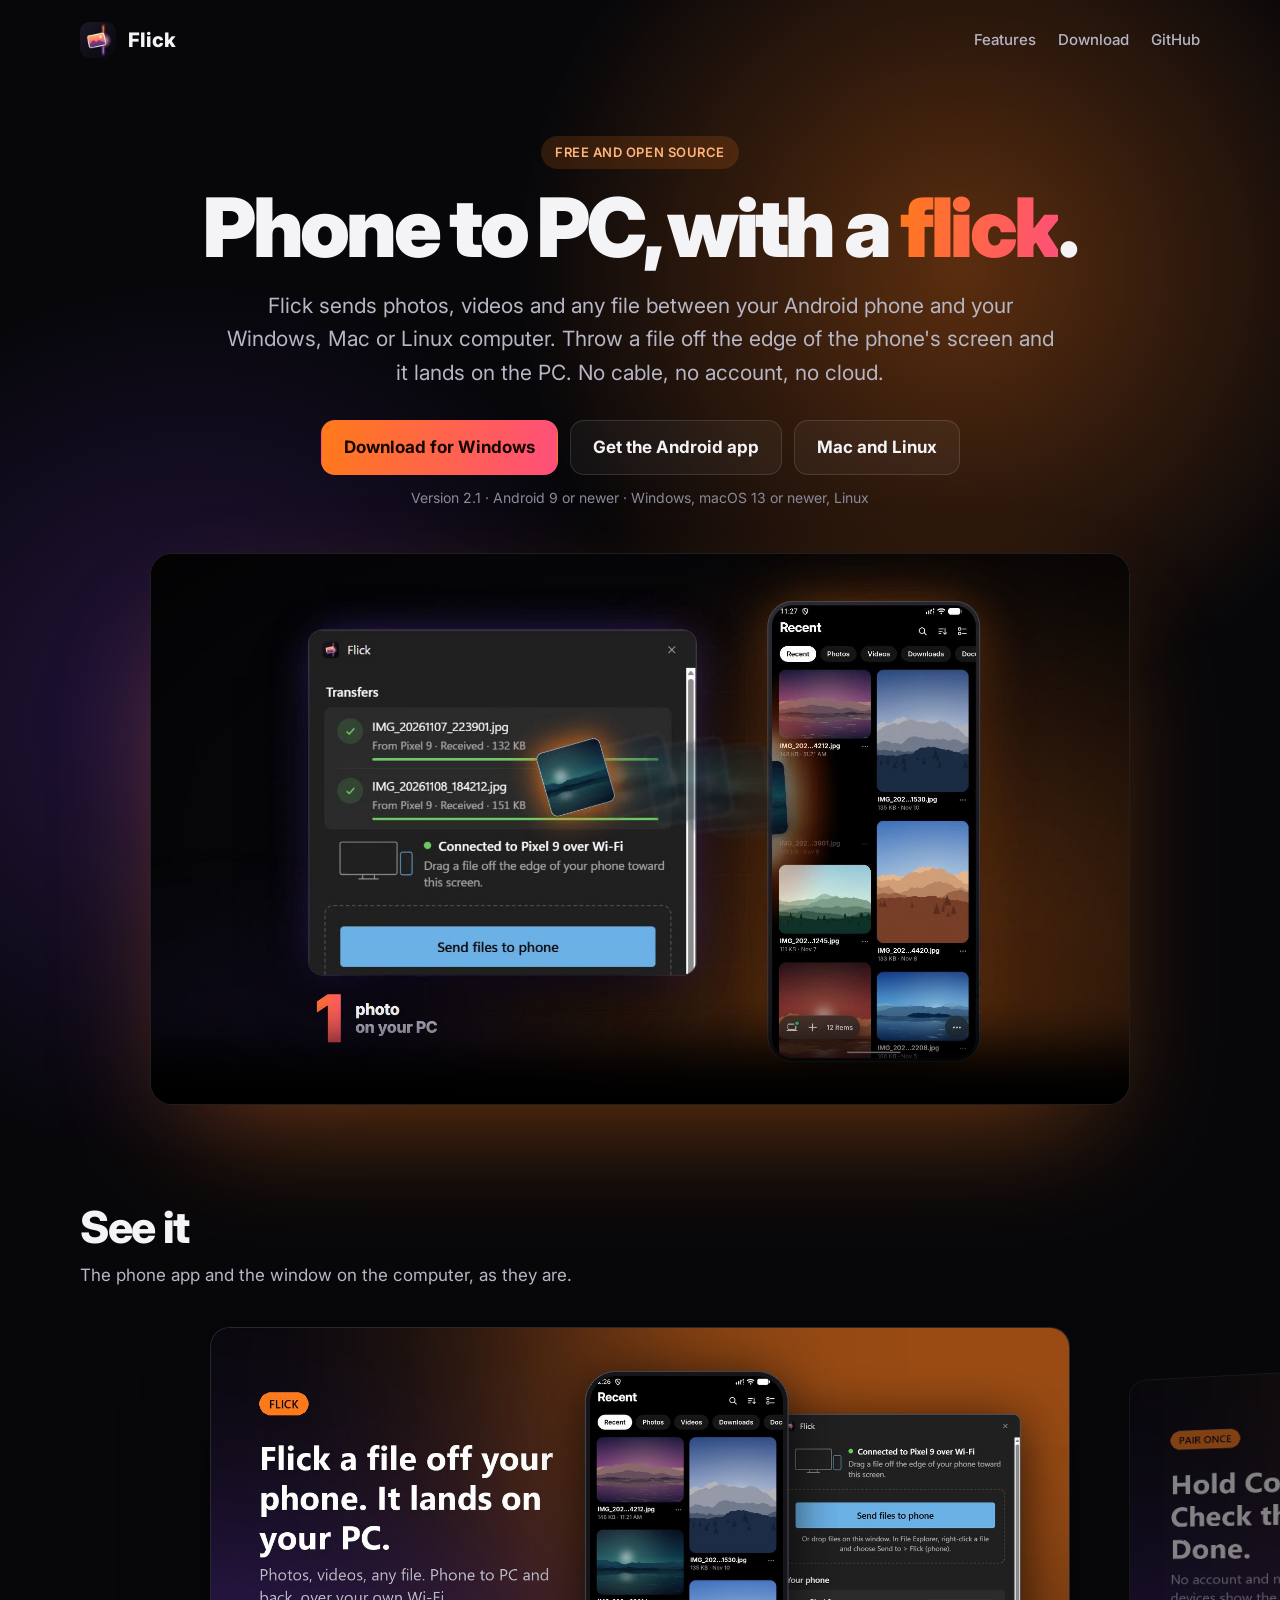
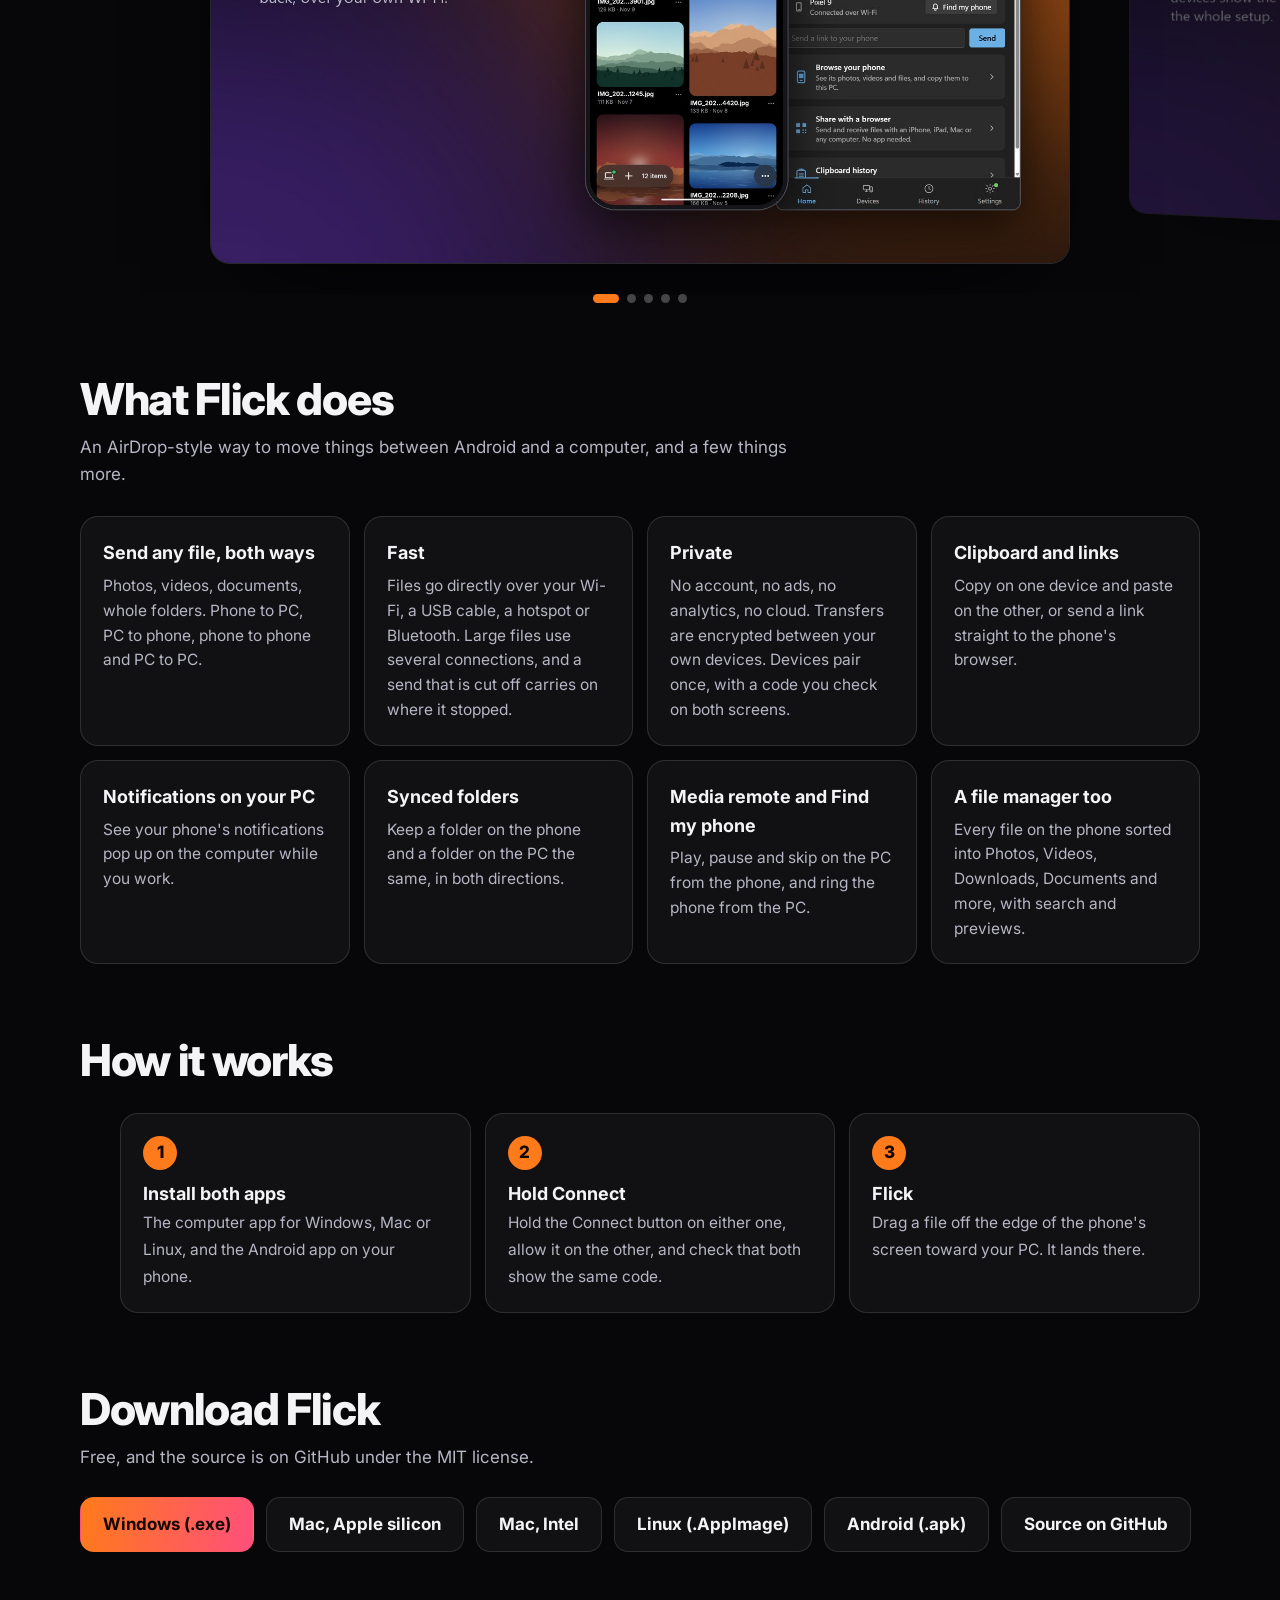
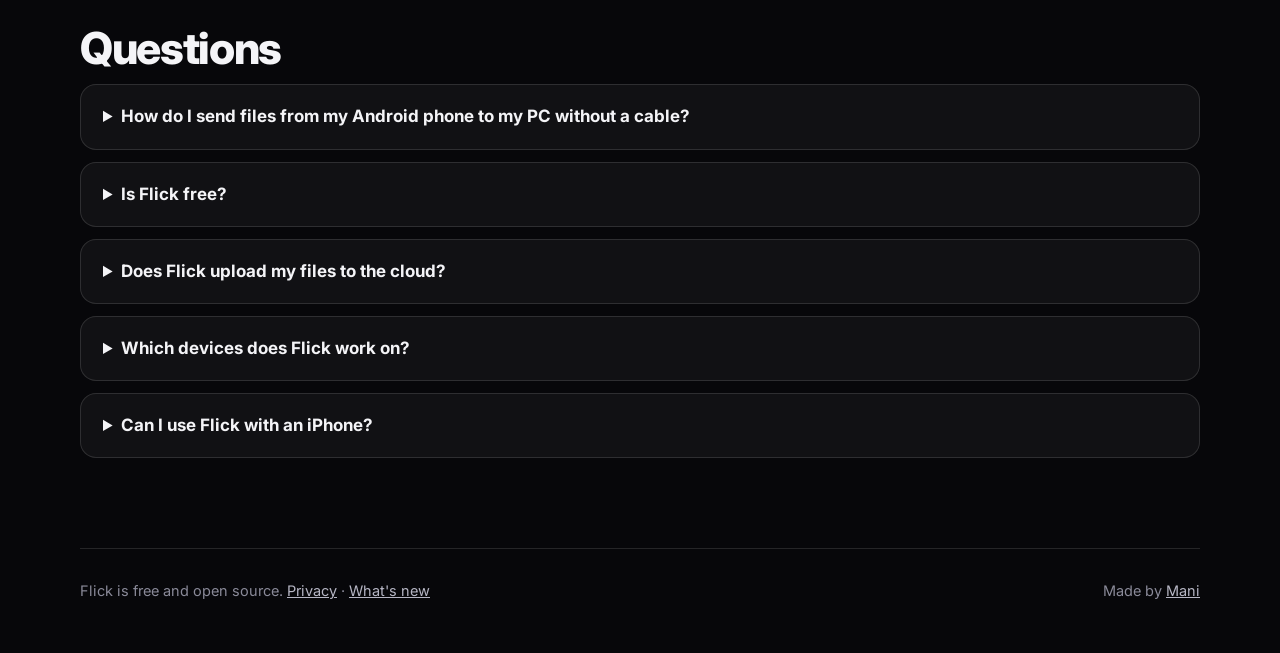
<file: flick.html>
<!DOCTYPE html>
<html lang="en">
<head>
  <meta charset="utf-8">
  <meta name="viewport" content="width=device-width, initial-scale=1">
  <title>Flick: send files from your phone to your PC with a flick (free, open source)</title>
  <meta name="description" content="Flick sends photos, videos and any file between an Android phone and a Windows, Mac or Linux computer with a flick of your finger. No cable, no account, no cloud. Free and open source.">
  <meta name="theme-color" content="#07070a">
  <meta name="color-scheme" content="dark">
  <link rel="canonical" href="https://maniw1234.github.io/flick.html">
  <meta property="og:type" content="website">
  <meta property="og:site_name" content="Flick">
  <meta property="og:title" content="Flick: phone to PC with a flick">
  <meta property="og:description" content="Throw files from your Android phone to your Windows, Mac or Linux computer. Fast, private, no cables. Free and open source.">
  <meta property="og:url" content="https://maniw1234.github.io/flick.html">
  <meta property="og:image" content="https://maniw1234.github.io/assets/uploads/flick-og.jpg">
  <meta property="og:image:width" content="1200">
  <meta property="og:image:height" content="630">
  <meta property="og:image:alt" content="The Flick phone app next to the Flick window on a computer, with the words: Flick a file off your phone. It lands on your PC.">
  <meta name="twitter:card" content="summary_large_image">
  <meta name="twitter:title" content="Flick: phone to PC with a flick">
  <meta name="twitter:description" content="Throw files from your Android phone to your computer. Fast, private, no cables. Free and open source.">
  <meta name="twitter:image" content="https://maniw1234.github.io/assets/uploads/flick-og.jpg">
  <link rel="icon" href="assets/uploads/flick-icon.png">
  <link rel="preconnect" href="https://fonts.googleapis.com">
  <link rel="preconnect" href="https://fonts.gstatic.com" crossorigin>
  <link rel="stylesheet" href="https://fonts.googleapis.com/css2?family=Inter:wght@400;500;600;700;800;900&display=swap">
  <script type="application/ld+json">
  {
    "@context": "https://schema.org",
    "@type": "SoftwareApplication",
    "name": "Flick",
    "description": "Send files between an Android phone and a Windows, Mac or Linux computer with a flick of your finger. Also shares the clipboard and links, shows phone notifications on the PC, syncs folders and works as a media remote.",
    "applicationCategory": "UtilitiesApplication",
    "operatingSystem": "Android 9 or newer, Windows, macOS 13 or newer, Linux",
    "softwareVersion": "2.1.0",
    "offers": { "@type": "Offer", "price": "0", "priceCurrency": "USD" },
    "isAccessibleForFree": true,
    "license": "https://opensource.org/licenses/MIT",
    "url": "https://maniw1234.github.io/flick.html",
    "downloadUrl": "https://github.com/Maniw1234/flick/releases/latest",
    "codeRepository": "https://github.com/Maniw1234/flick",
    "image": "https://maniw1234.github.io/assets/uploads/flick-og.jpg",
    "screenshot": [
      "https://maniw1234.github.io/assets/uploads/flick-1-flick.jpg",
      "https://maniw1234.github.io/assets/uploads/flick-2-pair.jpg",
      "https://maniw1234.github.io/assets/uploads/flick-3-send.jpg"
    ],
    "author": { "@type": "Person", "name": "Mani", "url": "https://maniw1234.github.io/" }
  }
  </script>
  <script type="application/ld+json">
  {
    "@context": "https://schema.org",
    "@type": "FAQPage",
    "mainEntity": [
      { "@type": "Question", "name": "How do I send files from my Android phone to my PC without a cable?",
        "acceptedAnswer": { "@type": "Answer", "text": "Install Flick on the phone and on the computer, hold Connect on one of them and allow it on the other. Then flick a file off the edge of the phone's screen, toward the computer, and it is saved there. Files travel over your own Wi-Fi, a hotspot or Bluetooth." } },
      { "@type": "Question", "name": "Is Flick free?",
        "acceptedAnswer": { "@type": "Answer", "text": "Yes. Flick is free and open source under the MIT license, with no ads, no account and no paid tier." } },
      { "@type": "Question", "name": "Does Flick upload my files to the cloud?",
        "acceptedAnswer": { "@type": "Answer", "text": "No. Files go straight from one of your devices to the other, encrypted, and never pass through a server on the internet." } },
      { "@type": "Question", "name": "Which devices does Flick work on?",
        "acceptedAnswer": { "@type": "Answer", "text": "Android 9 or newer on the phone, and Windows, macOS 13 or newer, or Linux on the computer. It also sends from phone to phone and from computer to computer." } },
      { "@type": "Question", "name": "Can I use Flick with an iPhone?",
        "acceptedAnswer": { "@type": "Answer", "text": "There is no iPhone app, but the computer app has Share with a browser: an iPhone, iPad or any other device on the same network can send and receive files through its web browser." } }
    ]
  }
  </script>
  <style>
    :root { --bg: #07070a; --ink: #f4f4f7; --muted: #b6b6c4; --dim: #8a8a99; --acc: #ff7a1a; --acc2: #ff4f7b; --line: rgba(255,255,255,.12); --card: rgba(255,255,255,.045); }
    * { box-sizing: border-box; margin: 0; }
    html { scroll-behavior: smooth; }
    body { background: var(--bg); color: var(--ink); font: 400 17px/1.6 "Inter", system-ui, -apple-system, "Segoe UI", Roboto, sans-serif; -webkit-font-smoothing: antialiased; overflow-x: hidden; }
    body::before { content: ""; position: fixed; inset: -20% -10% auto auto; width: 70vw; height: 70vw; background: radial-gradient(closest-side, rgba(255,122,26,.34), transparent); pointer-events: none; z-index: -1; }
    body::after { content: ""; position: fixed; inset: auto auto -30% -20%; width: 70vw; height: 70vw; background: radial-gradient(closest-side, rgba(140,70,255,.22), transparent); pointer-events: none; z-index: -1; }
    a { color: inherit; }
    .wrap { width: min(1120px, 100% - 40px); margin: 0 auto; }
    header { display: flex; align-items: center; justify-content: space-between; padding: 22px 0; }
    .brand { display: flex; align-items: center; gap: 12px; font-weight: 800; font-size: 20px; text-decoration: none; }
    .brand img { width: 36px; height: 36px; border-radius: 9px; }
    nav a { margin-left: 22px; color: var(--muted); text-decoration: none; font-weight: 500; font-size: 15px; }
    nav a:hover { color: var(--ink); }
    .hero { padding: 56px 0 26px; text-align: center; }
    .pill { display: inline-block; padding: 6px 14px; border-radius: 999px; background: rgba(255,122,26,.16); color: #ffb37d; font-weight: 600; font-size: 13px; letter-spacing: .04em; text-transform: uppercase; }
    h1 { margin: 18px auto 0; max-width: 15em; font-size: clamp(38px, 7vw, 82px); font-weight: 900; letter-spacing: -.045em; line-height: 1; }
    h1 em { font-style: normal; background: linear-gradient(100deg, var(--acc), var(--acc2)); -webkit-background-clip: text; background-clip: text; color: transparent; }
    .lede { margin: 20px auto 0; max-width: 40em; color: var(--muted); font-size: clamp(17px, 2vw, 21px); }
    .cta { margin-top: 30px; display: flex; flex-wrap: wrap; gap: 12px; justify-content: center; }
    .btn { display: inline-flex; align-items: center; gap: 8px; padding: 13px 22px; border-radius: 14px; font-weight: 700; text-decoration: none; border: 1px solid var(--line); background: var(--card); transition: transform .15s, background .15s; }
    .btn:hover { transform: translateY(-2px); background: rgba(255,255,255,.09); }
    .btn.primary { background: linear-gradient(100deg, var(--acc), var(--acc2)); color: #140800; border-color: transparent; }
    .note { margin-top: 12px; color: var(--dim); font-size: 14px; }
    .film { margin: 44px auto 0; max-width: 980px; border-radius: 22px; overflow: hidden; border: 1px solid var(--line); box-shadow: 0 50px 120px -40px rgba(255,122,26,.45); background: #000; }
    .film video, .film img { display: block; width: 100%; height: auto; }
    section { padding: 72px 0 0; }
    h2 { font-size: clamp(28px, 4vw, 44px); font-weight: 800; letter-spacing: -.03em; line-height: 1.1; }
    .sub { margin-top: 10px; color: var(--muted); max-width: 44em; }
    /* screenshots: a strip that snaps, one after another, and tilts toward the middle */
    .strip { margin-top: 28px; display: flex; gap: 22px; overflow-x: auto; scroll-snap-type: x mandatory; padding: 10px calc(50% - min(430px, 44vw)) 30px; scrollbar-width: none; perspective: 1600px; }
    .strip::-webkit-scrollbar { display: none; }
    .strip figure { flex: 0 0 min(860px, 88vw); aspect-ratio: 16 / 10; background: #0b0b10; scroll-snap-align: center; border-radius: 20px; overflow: hidden; border: 1px solid var(--line); box-shadow: 0 40px 90px -40px #000; transition: transform .5s cubic-bezier(.2,.8,.2,1), opacity .5s; transform: rotateY(var(--ry, 0deg)) scale(var(--sc, .9)); opacity: var(--op, .55); }
    .strip img { display: block; width: 100%; height: auto; }
    .dots { display: flex; justify-content: center; gap: 8px; }
    .dots button { width: 9px; height: 9px; padding: 0; border-radius: 50%; border: 0; background: rgba(255,255,255,.25); cursor: pointer; }
    .dots button[aria-current="true"] { background: var(--acc); width: 26px; border-radius: 9px; }
    .grid { margin-top: 28px; display: grid; grid-template-columns: repeat(auto-fit, minmax(250px, 1fr)); gap: 14px; }
    .card { padding: 22px; border-radius: 18px; border: 1px solid var(--line); background: var(--card); }
    .card h3 { font-size: 18px; font-weight: 700; }
    .card p { margin-top: 6px; color: var(--muted); font-size: 15.5px; }
    .steps { margin-top: 28px; display: grid; grid-template-columns: repeat(auto-fit, minmax(240px, 1fr)); gap: 14px; counter-reset: s; }
    .steps li { list-style: none; padding: 22px; border-radius: 18px; border: 1px solid var(--line); background: var(--card); counter-increment: s; }
    .steps li::before { content: counter(s); display: inline-grid; place-items: center; width: 34px; height: 34px; margin-bottom: 10px; border-radius: 50%; background: var(--acc); color: #140800; font-weight: 800; }
    .steps b { display: block; font-size: 18px; }
    .steps span { color: var(--muted); font-size: 15.5px; }
    .dl { margin-top: 26px; display: flex; flex-wrap: wrap; gap: 12px; }
    details { margin-top: 12px; padding: 18px 22px; border-radius: 16px; border: 1px solid var(--line); background: var(--card); }
    summary { cursor: pointer; font-weight: 700; font-size: 17px; }
    details p { margin-top: 10px; color: var(--muted); }
    footer { margin-top: 90px; padding: 30px 0 50px; border-top: 1px solid var(--line); color: var(--dim); font-size: 14.5px; display: flex; flex-wrap: wrap; gap: 8px 22px; justify-content: space-between; }
    footer a { color: var(--muted); }
    @media (prefers-reduced-motion: reduce) { html { scroll-behavior: auto; } .strip figure, .btn { transition: none; } }
  </style>
</head>
<body>
  <div class="wrap">
    <header>
      <a class="brand" href="#top"><img src="assets/uploads/flick-icon.png" alt="" width="36" height="36">Flick</a>
      <nav><a href="#features">Features</a><a href="#download">Download</a><a href="https://github.com/Maniw1234/flick">GitHub</a></nav>
    </header>

    <main id="top">
      <div class="hero">
        <span class="pill">Free and open source</span>
        <h1>Phone to PC, with a <em>flick</em>.</h1>
        <p class="lede">Flick sends photos, videos and any file between your Android phone and your Windows, Mac or Linux computer. Throw a file off the edge of the phone's screen and it lands on the PC. No cable, no account, no cloud.</p>
        <div class="cta">
          <a class="btn primary" href="https://github.com/Maniw1234/flick/releases/latest/download/Flick-Setup.exe">Download for Windows</a>
          <a class="btn" href="https://github.com/Maniw1234/flick/releases/latest/download/Flick.apk">Get the Android app</a>
          <a class="btn" href="#download">Mac and Linux</a>
        </div>
        <p class="note">Version 2.1 · Android 9 or newer · Windows, macOS 13 or newer, Linux</p>
        <div class="film"><video src="assets/uploads/flick-hero.mp4" poster="assets/uploads/flick-hero.jpg" autoplay muted loop playsinline controls preload="metadata" width="1920" height="1080" aria-label="Photos are flicked off a phone and land in the Flick window on a PC"></video></div>
      </div>

      <section aria-labelledby="shots-h">
        <h2 id="shots-h">See it</h2>
        <p class="sub">The phone app and the window on the computer, as they are.</p>
      </section>
    </main>
  </div>

  <div class="strip" id="strip" tabindex="0" aria-label="Screenshots of Flick">
    <figure><img src="assets/uploads/flick-1-flick.jpg" width="1600" height="1000" alt="Flick on a phone showing photos, next to the Flick window on a PC that is connected to the phone"></figure>
    <figure><img src="assets/uploads/flick-2-pair.jpg" width="1600" height="1000" loading="lazy" alt="Pairing: the phone and the PC both show the code 363 625, with Allow on the PC and Same code on the phone"></figure>
    <figure><img src="assets/uploads/flick-3-send.jpg" width="1600" height="1000" loading="lazy" alt="A file's menu on the phone with Send to Home PC, and the PC's History listing files received from the phone"></figure>
    <figure><img src="assets/uploads/flick-4-more.jpg" width="1600" height="1000" loading="lazy" alt="The phone's menu with Send clipboard, Clipboard history, Media remote, Transfers and Synced folders, next to the PC's Devices page"></figure>
    <figure><img src="assets/uploads/flick-5-private.jpg" width="1600" height="1000" loading="lazy" alt="Flick's Settings on the phone"></figure>
  </div>
  <div class="dots" id="dots" aria-hidden="true"></div>

  <div class="wrap">
    <section id="features" aria-labelledby="feat-h">
      <h2 id="feat-h">What Flick does</h2>
      <p class="sub">An AirDrop-style way to move things between Android and a computer, and a few things more.</p>
      <div class="grid">
        <div class="card"><h3>Send any file, both ways</h3><p>Photos, videos, documents, whole folders. Phone to PC, PC to phone, phone to phone and PC to PC.</p></div>
        <div class="card"><h3>Fast</h3><p>Files go directly over your Wi-Fi, a USB cable, a hotspot or Bluetooth. Large files use several connections, and a send that is cut off carries on where it stopped.</p></div>
        <div class="card"><h3>Private</h3><p>No account, no ads, no analytics, no cloud. Transfers are encrypted between your own devices. Devices pair once, with a code you check on both screens.</p></div>
        <div class="card"><h3>Clipboard and links</h3><p>Copy on one device and paste on the other, or send a link straight to the phone's browser.</p></div>
        <div class="card"><h3>Notifications on your PC</h3><p>See your phone's notifications pop up on the computer while you work.</p></div>
        <div class="card"><h3>Synced folders</h3><p>Keep a folder on the phone and a folder on the PC the same, in both directions.</p></div>
        <div class="card"><h3>Media remote and Find my phone</h3><p>Play, pause and skip on the PC from the phone, and ring the phone from the PC.</p></div>
        <div class="card"><h3>A file manager too</h3><p>Every file on the phone sorted into Photos, Videos, Downloads, Documents and more, with search and previews.</p></div>
      </div>
    </section>

    <section aria-labelledby="how-h">
      <h2 id="how-h">How it works</h2>
      <ol class="steps">
        <li><b>Install both apps</b><span>The computer app for Windows, Mac or Linux, and the Android app on your phone.</span></li>
        <li><b>Hold Connect</b><span>Hold the Connect button on either one, allow it on the other, and check that both show the same code.</span></li>
        <li><b>Flick</b><span>Drag a file off the edge of the phone's screen toward your PC. It lands there.</span></li>
      </ol>
    </section>

    <section id="download" aria-labelledby="dl-h">
      <h2 id="dl-h">Download Flick</h2>
      <p class="sub">Free, and the source is on GitHub under the MIT license.</p>
      <div class="dl">
        <a class="btn primary" href="https://github.com/Maniw1234/flick/releases/latest/download/Flick-Setup.exe">Windows (.exe)</a>
        <a class="btn" href="https://github.com/Maniw1234/flick/releases/latest/download/Flick-mac-arm64.dmg">Mac, Apple silicon</a>
        <a class="btn" href="https://github.com/Maniw1234/flick/releases/latest/download/Flick-mac-x64.dmg">Mac, Intel</a>
        <a class="btn" href="https://github.com/Maniw1234/flick/releases/latest/download/Flick-linux-x86_64.AppImage">Linux (.AppImage)</a>
        <a class="btn" href="https://github.com/Maniw1234/flick/releases/latest/download/Flick.apk">Android (.apk)</a>
        <a class="btn" href="https://github.com/Maniw1234/flick">Source on GitHub</a>
      </div>
    </section>

    <section aria-labelledby="faq-h">
      <h2 id="faq-h">Questions</h2>
      <details><summary>How do I send files from my Android phone to my PC without a cable?</summary><p>Install Flick on the phone and on the computer, hold Connect on one of them and allow it on the other. Then flick a file off the edge of the phone's screen, toward the computer, and it is saved there. Files travel over your own Wi-Fi, a hotspot or Bluetooth.</p></details>
      <details><summary>Is Flick free?</summary><p>Yes. Flick is free and open source under the MIT license, with no ads, no account and no paid tier.</p></details>
      <details><summary>Does Flick upload my files to the cloud?</summary><p>No. Files go straight from one of your devices to the other, encrypted, and never pass through a server on the internet.</p></details>
      <details><summary>Which devices does Flick work on?</summary><p>Android 9 or newer on the phone, and Windows, macOS 13 or newer, or Linux on the computer. It also sends from phone to phone and from computer to computer.</p></details>
      <details><summary>Can I use Flick with an iPhone?</summary><p>There is no iPhone app, but the computer app has Share with a browser: an iPhone, iPad or any other device on the same network can send and receive files through its web browser.</p></details>
    </section>

    <footer>
      <span>Flick is free and open source. <a href="https://github.com/Maniw1234/flick/blob/main/PRIVACY.md">Privacy</a> · <a href="https://github.com/Maniw1234/flick/blob/main/CHANGES.md">What's new</a></span>
      <span>Made by <a href="https://maniw1234.github.io/">Mani</a></span>
    </footer>
  </div>

  <script>
    // the screenshot strip: the one in the middle faces you, its neighbours turn away; dots jump to each
    (function () {
      var strip = document.getElementById('strip'), dots = document.getElementById('dots');
      var figs = [].slice.call(strip.querySelectorAll('figure'));
      // (the strip itself is scrolled, never the page)
      function show(f) { strip.scrollTo({ left: f.offsetLeft - strip.offsetLeft - (strip.clientWidth - f.clientWidth) / 2, behavior: 'smooth' }); }
      figs.forEach(function (f, i) {
        var b = document.createElement('button'); b.type = 'button';
        b.onclick = function () { clearInterval(auto); show(f); };
        dots.appendChild(b);
      });
      function tilt() {
        var r = strip.getBoundingClientRect(), mid = r.left + r.width / 2, best = 0, bd = 1e9;
        figs.forEach(function (f, i) {
          var b = f.getBoundingClientRect(), d = (b.left + b.width / 2 - mid) / b.width, a = Math.min(1, Math.abs(d));
          f.style.setProperty('--ry', (-d * 22).toFixed(1) + 'deg');
          f.style.setProperty('--sc', (1 - a * 0.12).toFixed(3));
          f.style.setProperty('--op', (1 - a * 0.5).toFixed(2));
          if (Math.abs(d) < bd) { bd = Math.abs(d); best = i; }
        });
        [].forEach.call(dots.children, function (b, i) { b.setAttribute('aria-current', String(i === best)); });
      }
      strip.addEventListener('scroll', function () { requestAnimationFrame(tilt); }, { passive: true });
      window.addEventListener('resize', tilt); tilt();
      // it moves on by itself until someone touches it
      var auto = setInterval(function () {
        if (document.hidden) return;
        var cur = [].findIndex.call(dots.children, function (b) { return b.getAttribute('aria-current') === 'true'; });
        show(figs[(cur + 1) % figs.length]);
      }, 4200);
      ['pointerdown', 'keydown', 'wheel', 'touchstart'].forEach(function (ev) { strip.addEventListener(ev, function () { clearInterval(auto); }, { passive: true }); });
      if (matchMedia('(prefers-reduced-motion: reduce)').matches) clearInterval(auto);
    })();
  </script>
</body>
</html>
</file>
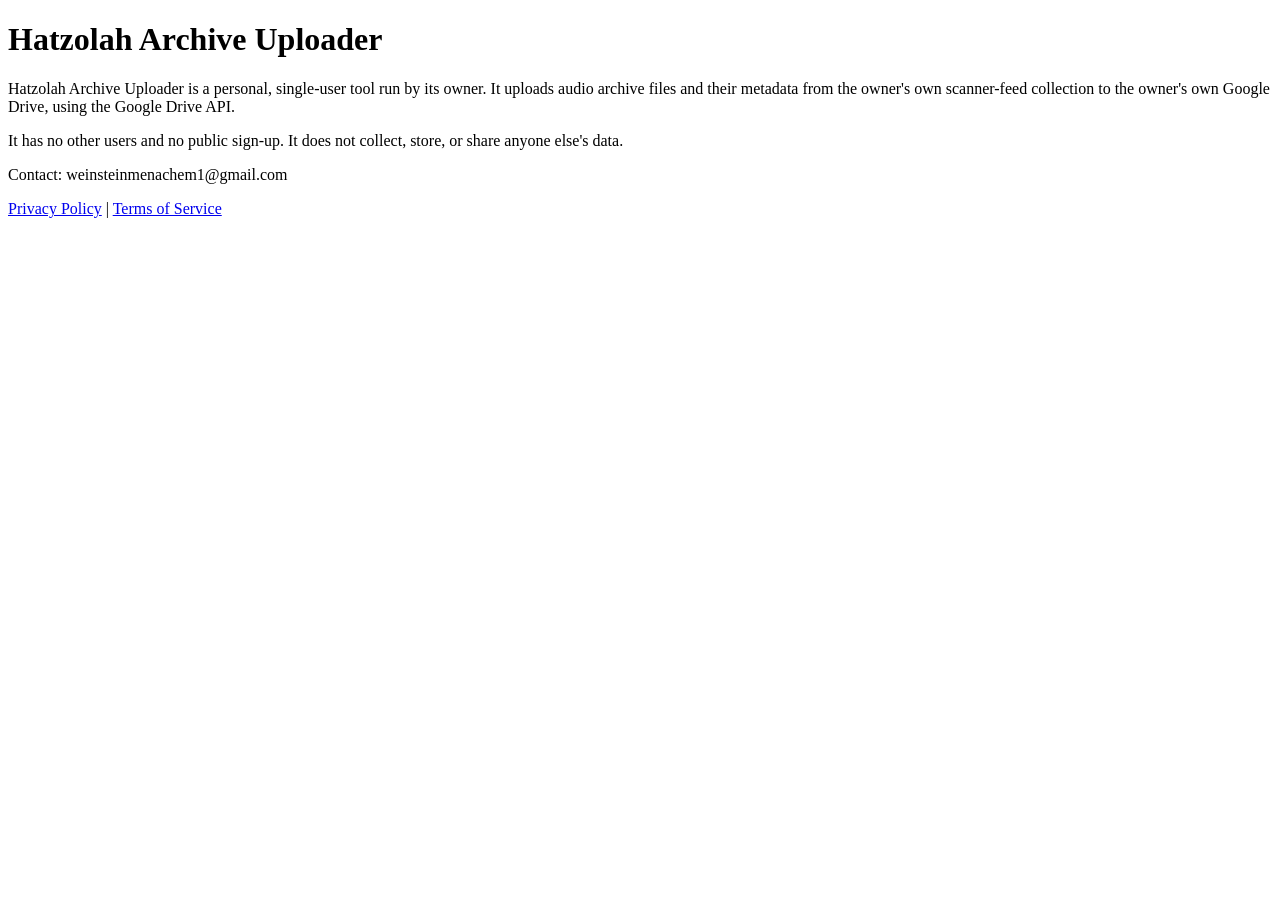
<file: index.backup.html>
<!DOCTYPE html>
<html><head><meta charset="utf-8"><title>Hatzolah Archive Uploader</title><meta name="google-site-verification" content="FD97Hx8Lp56SByivha2Ng3NASX4oX41GHuNfbX-rX4s" /></head>
<body>
<h1>Hatzolah Archive Uploader</h1>
<p>Hatzolah Archive Uploader is a personal, single-user tool run by its owner. It uploads audio archive files and their metadata from the owner's own scanner-feed collection to the owner's own Google Drive, using the Google Drive API.</p>
<p>It has no other users and no public sign-up. It does not collect, store, or share anyone else's data.</p>
<p>Contact: weinsteinmenachem1@gmail.com</p>
<p><a href="privacy.html">Privacy Policy</a> | <a href="tos.html">Terms of Service</a></p>
</body></html>
</file>
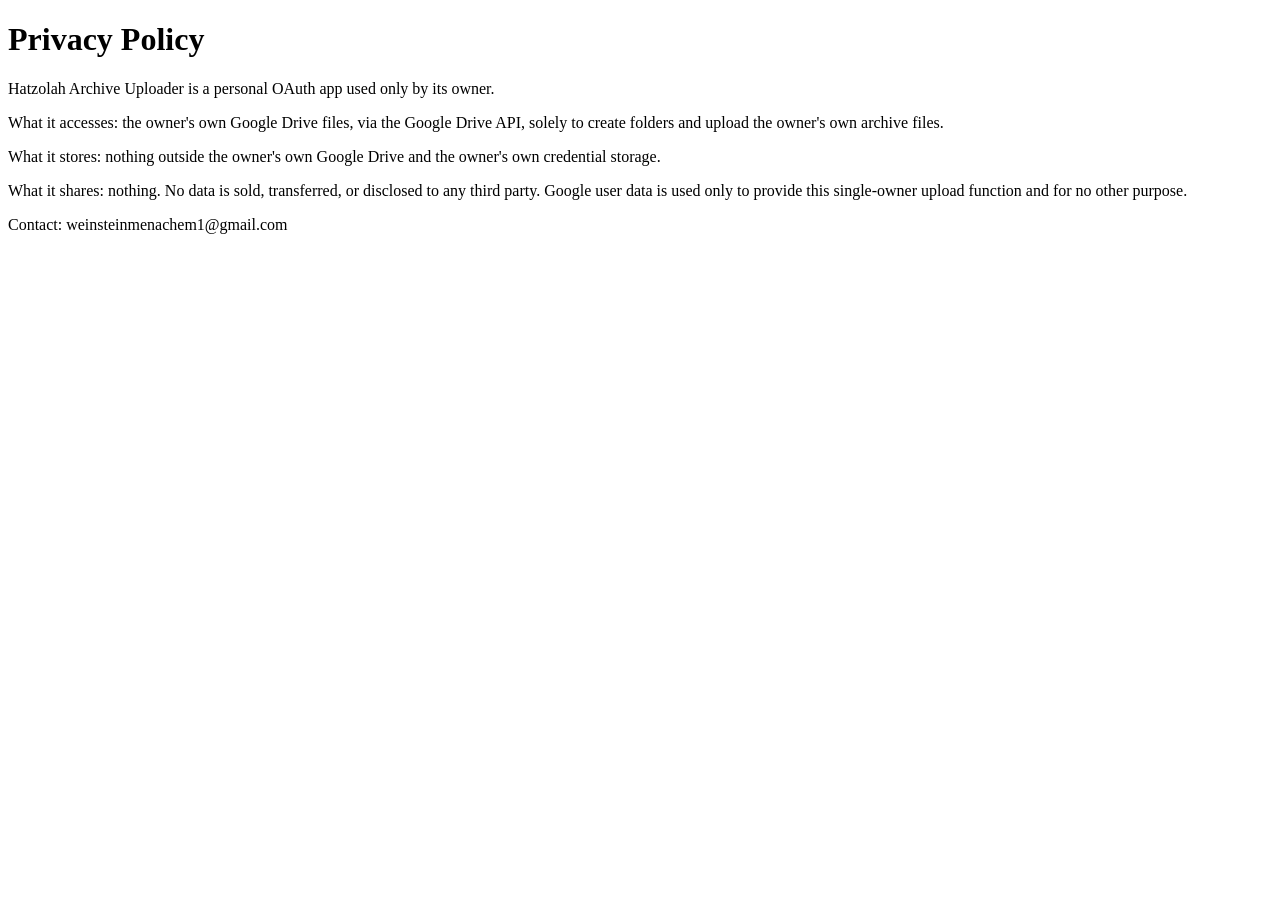
<file: privacy.html>
<!DOCTYPE html>
<html><head><meta charset="utf-8"><title>Privacy Policy - Hatzolah Archive Uploader</title></head>
<body>
<h1>Privacy Policy</h1>
<p>Hatzolah Archive Uploader is a personal OAuth app used only by its owner.</p>
<p>What it accesses: the owner's own Google Drive files, via the Google Drive API, solely to create folders and upload the owner's own archive files.</p>
<p>What it stores: nothing outside the owner's own Google Drive and the owner's own credential storage.</p>
<p>What it shares: nothing. No data is sold, transferred, or disclosed to any third party. Google user data is used only to provide this single-owner upload function and for no other purpose.</p>
<p>Contact: weinsteinmenachem1@gmail.com</p>
</body></html>
</file>
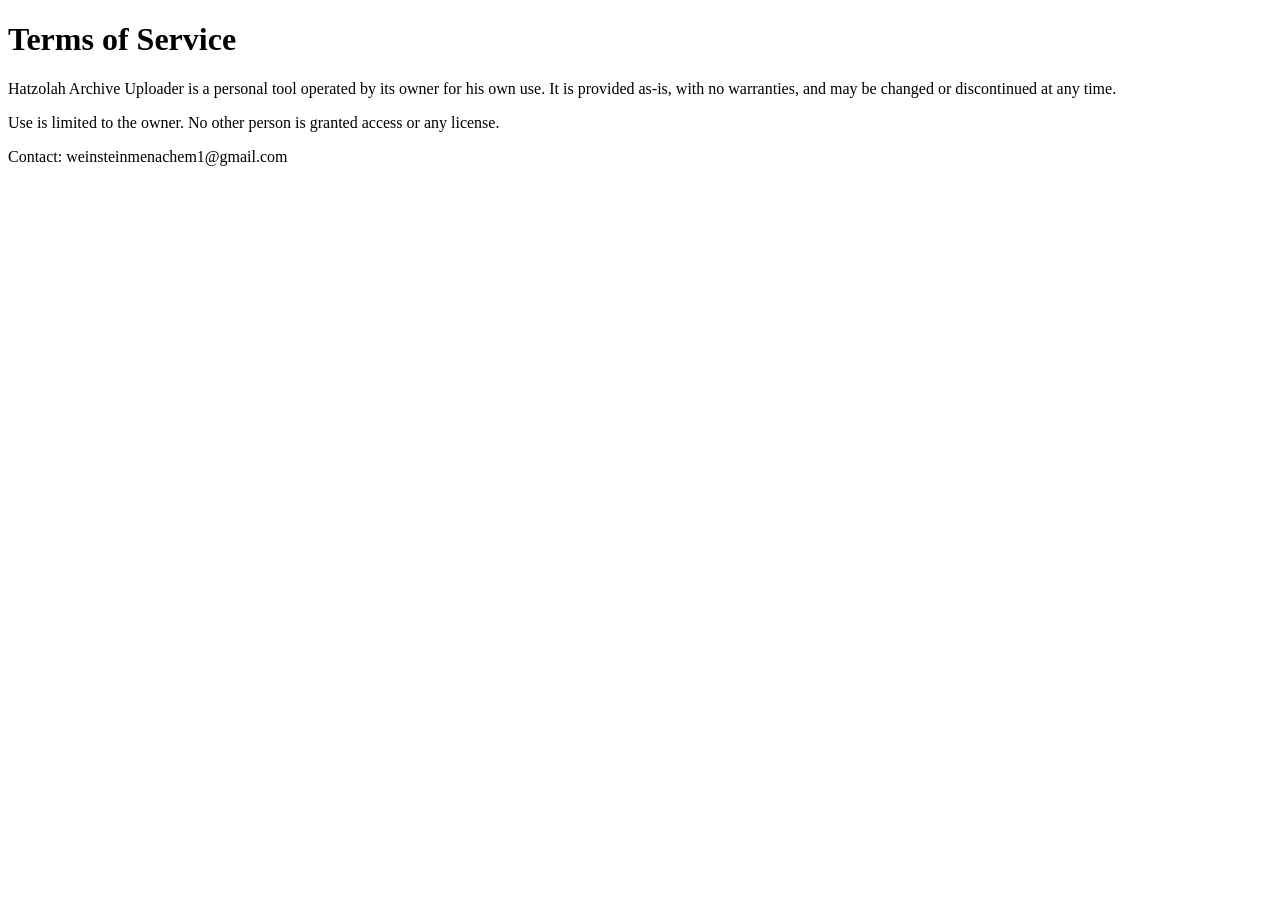
<file: tos.html>
<!DOCTYPE html>
<html><head><meta charset="utf-8"><title>Terms of Service - Hatzolah Archive Uploader</title></head>
<body>
<h1>Terms of Service</h1>
<p>Hatzolah Archive Uploader is a personal tool operated by its owner for his own use. It is provided as-is, with no warranties, and may be changed or discontinued at any time.</p>
<p>Use is limited to the owner. No other person is granted access or any license.</p>
<p>Contact: weinsteinmenachem1@gmail.com</p>
</body></html>
</file>
